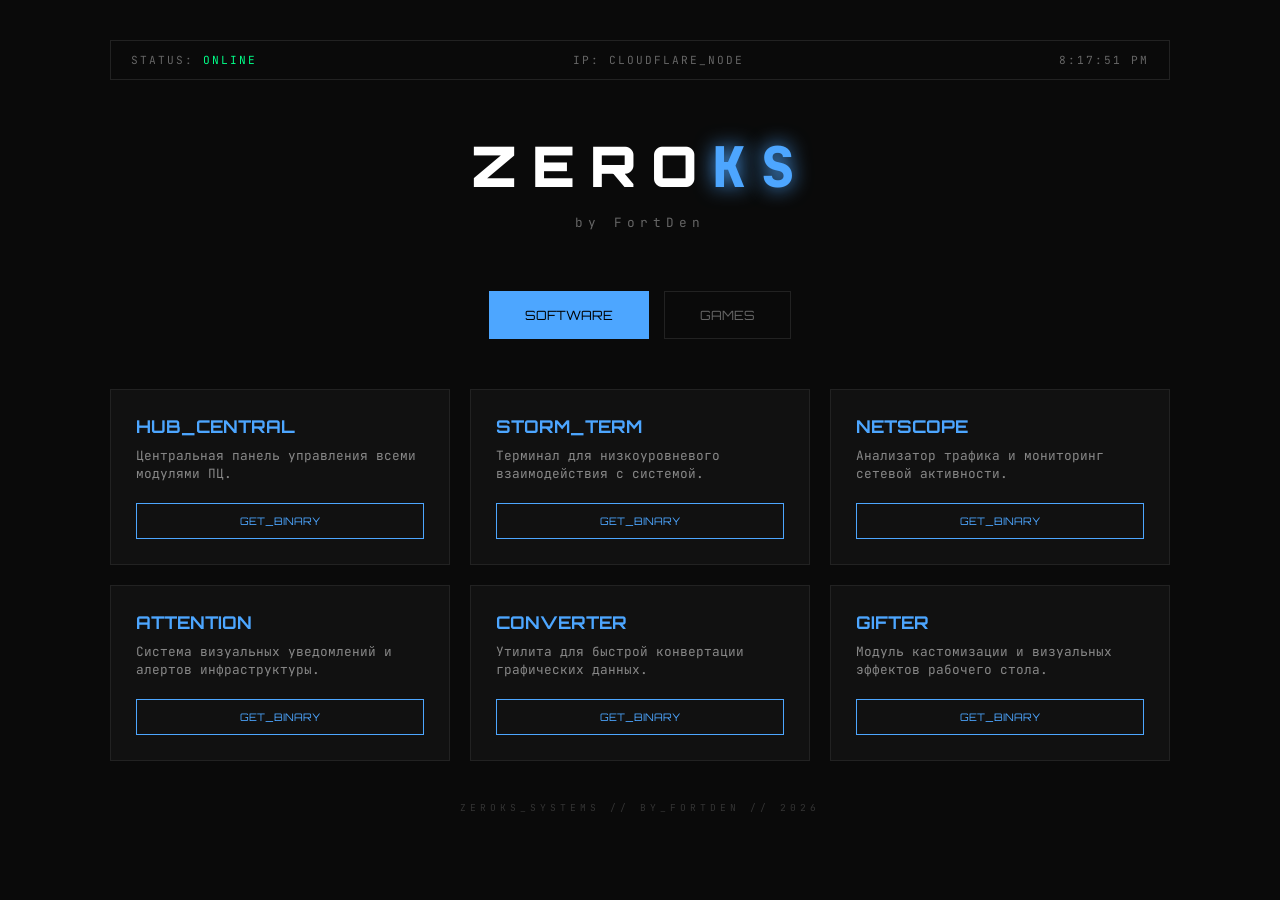
<file: index.html>
<!DOCTYPE html>
<html lang="ru">
<head>
    <meta charset="UTF-8">
    <meta name="viewport" content="width=device-width, initial-scale=1.0">
    <title>ZEROKS | Infrastructure by FortDen</title>
    <link rel="stylesheet" href="style.css">
    <link href="https://fonts.googleapis.com/css2?family=Orbitron:wght@400;700;900&family=JetBrains+Mono:wght@300;400&display=swap" rel="stylesheet">
</head>
<body>

<div class="container">
    <div class="top-bar">
        <div>STATUS: <span id="status-text">ONLINE</span></div>
        <div id="user-ip">LOADING_IP...</div>
        <div id="clock">00:00:00</div>
    </div>

    <header>
        <div class="logo-text">ZERO<span>KS</span></div>
        <div class="author-tag">by FortDen</div>
    </header>

    <nav>
        <button class="nav-btn active" id="btn-sw">SOFTWARE</button>
        <button class="nav-btn" id="btn-games">GAMES</button>
    </nav>

    <!-- Секция ПО -->
    <div id="sw" class="section active">
        <div class="grid">
            <div class="card">
                <h3>HUB_CENTRAL</h3>
                <p>Центральная панель управления всеми модулями ПЦ.</p>
                <a href="https://download1335.mediafire.com/vz331sa9olyg6QO9eDbKYldnPW0JFV_KXZjaxLzgdXvUAo-YkVkvUbTgGy_WSO2ytENurF9woYIVNPMXzF_YMZ2LgyDw0FqZMOm1u1kB3Zv5SpnQar68BYJedBy4dyFO4cDZmdEKqX6zmRDq_AG4HDdj_DZe2GME4v9aIZHbpTN8HRI/b0u1azfx3343869/ZEROKS_HUB.exe" class="btn-action">GET_BINARY</a>
            </div>
            <div class="card">
                <h3>STORM_TERM</h3>
                <p>Терминал для низкоуровневого взаимодействия с системой.</p>
                <a href="https://download1592.mediafire.com/o5s43nv1j9dgTlFciV-D5jiRlcdyUKs22kblaPv0lnrBN0Wva2PrdPPr_n3OnYwvnmbNZ1omJESGyJHqnj9jPpD3zORXazT3qZyDHA__ErIv3756beul7RAgYy8m7MpJkBhzZWWw5moGAQ42wVT0U_F2G7ZWh1uOmvozzKUJczWuB1w/k5cdd4ct1cdiwn1/ZEROKS_STORM.exe" class="btn-action">GET_BINARY</a>
            </div>
            <div class="card">
                <h3>NETSCOPE</h3>
                <p>Анализатор трафика и мониторинг сетевой активности.</p>
                <a href="https://download937.mediafire.com/fx4b2q4kybcg1lrJSuTAQebx5fvlU9SUYDpPY_XfZYhgi-jrtZVDG3wA3TR2JLX2Qbb3rpRTFMjA990ZGx3_nyqF7bFKn0e4v6H9fb2fCIjqguuu4_HfjBgBySMIe0WD4J0eJOJhFDHZBsliukh_ssTOYKsSd51WCKrM3TZoEd3v4H0/b1z01vjxvc94fdh/NetScope_ZEROKS.exe" class="btn-action">GET_BINARY</a>
            </div>
            <div class="card">
                <h3>ATTENTION</h3>
                <p>Система визуальных уведомлений и алертов инфраструктуры.</p>
                <a href="https://www.mediafire.com/file/jz6xkpuoa49xsde/ZEROKS_ATTENTION.exe/file" class="btn-action">GET_BINARY</a>
            </div>
            <div class="card">
                <h3>CONVERTER</h3>
                <p>Утилита для быстрой конвертации графических данных.</p>
                <a href="https://www.mediafire.com/file/9edc8j1t1c9vtue/converter.exe/file" class="btn-action">GET_BINARY</a>
            </div>
            <div class="card">
                <h3>GIFTER</h3>
                <p>Модуль кастомизации и визуальных эффектов рабочего стола.</p>
                <a href="https://download1529.mediafire.com/6fh7bl9d08hgViarb0Ls8A1tqEGjltc5gOQBS2p7SvRHR9N0URhfQS5TvvKeIuM8g-YfDvyFiXD3HPSG62FUYyFZIm2SJ3XYXGwNWU72ne1Y5uXdy3Olj9StbS7AkbefgNk4yKuqY4G9w7aVnlZLScoFUN2FgZgabwr7ryrei46s3Q/qz1yn1kbsfycde7/Zeroks_gifter.exe" class="btn-action">GET_BINARY</a>
            </div>
        </div>
    </div>

    <!-- Секция Игр -->
    <div id="games" class="section">
        <div class="grid">
            <div class="card">
                <div>
                    <div class="card-header">
                        <h3>SECTOR-ZERO</h3>
                        <span class="badge">RELEASE</span>
                    </div>
                    <p>Скоростной тактический шутер от первого лица. 7 видов вооружения (слоты 1–7), 4 класса оперативников (Ronin, Vanguard, Juggernaut, Phantom), Darksynth OST и 2 режима боя: Bunker Breach и Arena Overdrive.</p>
                </div>
                <div class="card-actions">
                    <a href="sector-zero.html" class="btn-action">OPEN_PAGE</a>
                    <a href="https://www.mediafire.com/file/4ofwzqksm82j32p/SECTOR-Zero_Setup_v4.2.exe/file" target="_blank" rel="noopener" class="btn-action btn-primary-action">GET_BINARY (.EXE)</a>
                </div>
            </div>
        </div>
    </div>

    <footer>
        ZEROKS_SYSTEMS // BY_FORTDEN // 2026
    </footer>
</div>

<script src="script.js"></script>
</body>
</html>
</file>
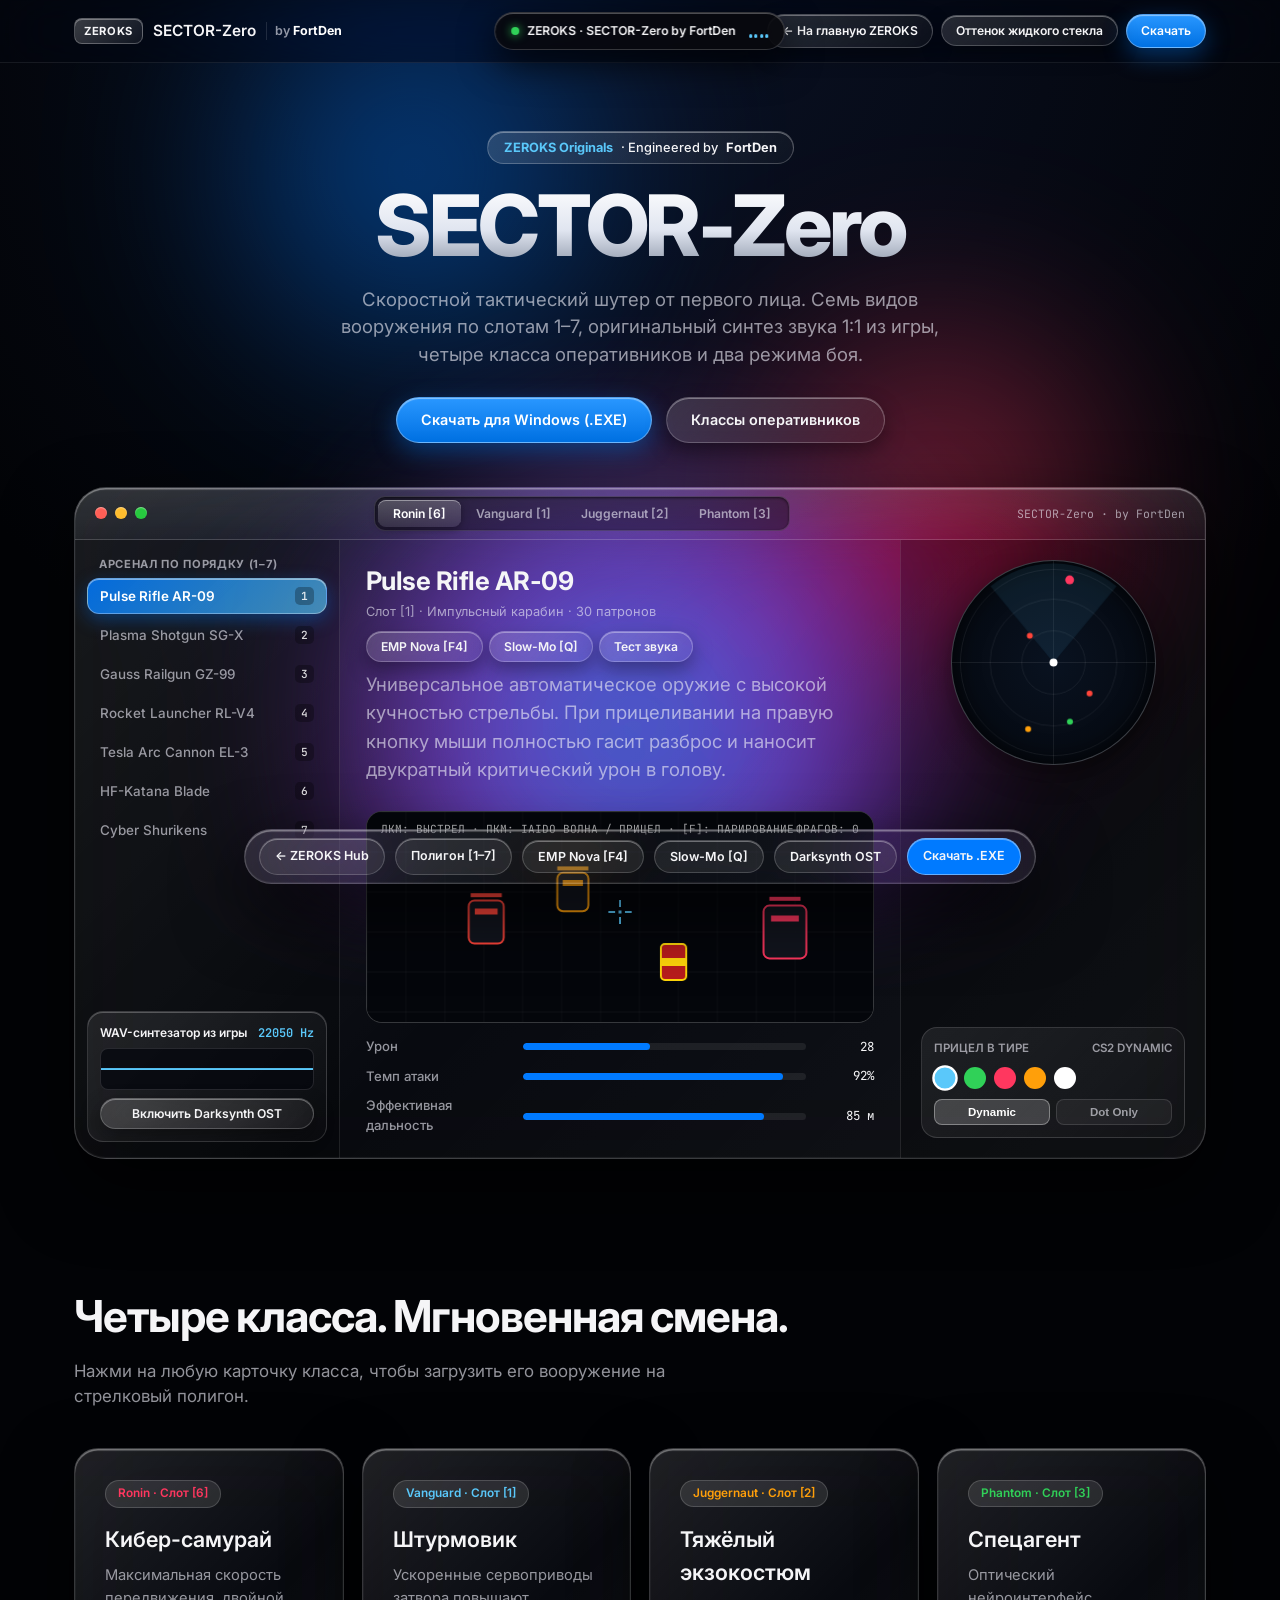
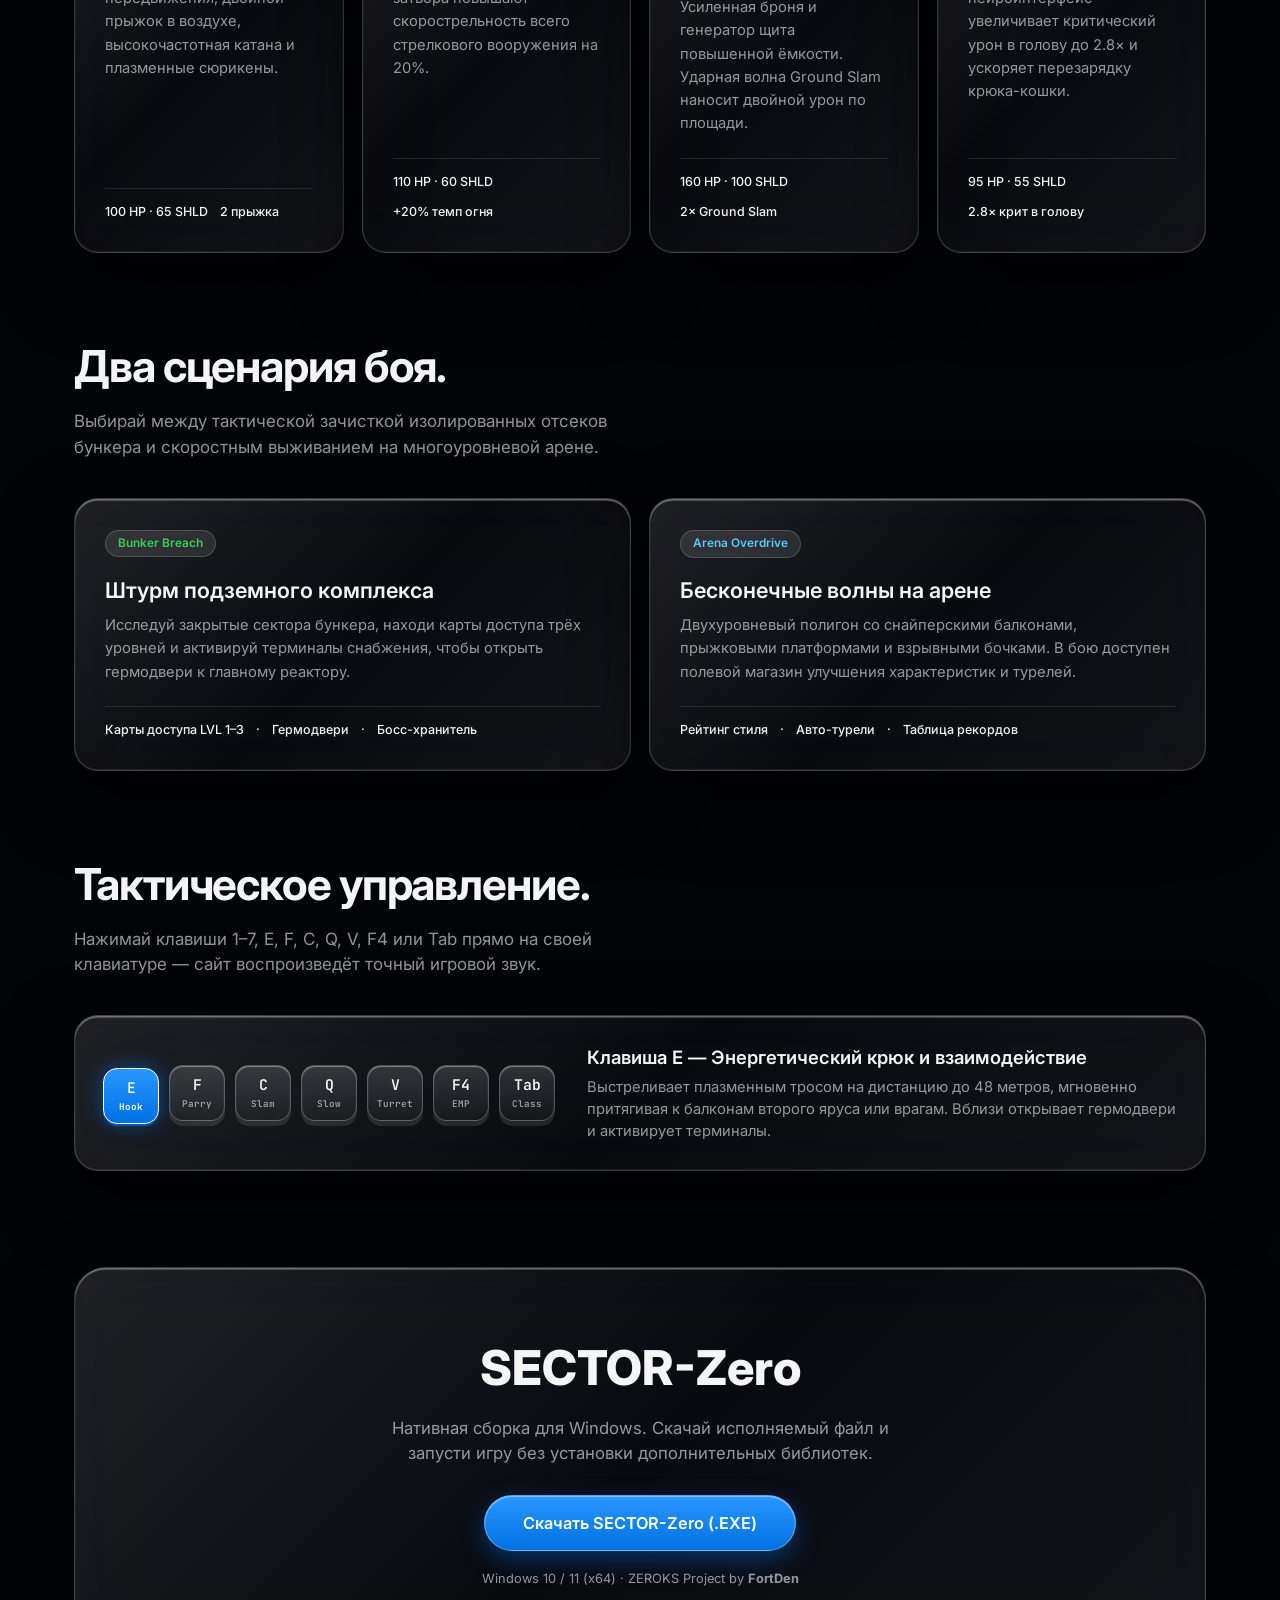
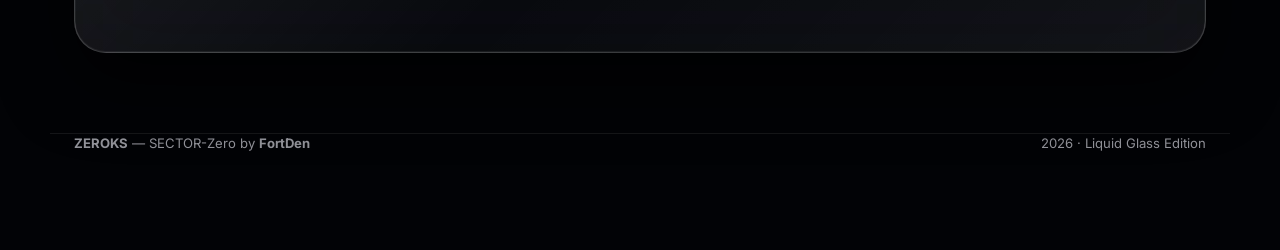
<file: sector-zero.html>
<!DOCTYPE html>
<html lang="ru">
<head>
  <meta charset="UTF-8">
  <meta name="viewport" content="width=device-width, initial-scale=1.0">
  <title>SECTOR-Zero — ZEROKS by FortDen</title>
  <link rel="preconnect" href="https://fonts.googleapis.com">
  <link rel="preconnect" href="https://fonts.gstatic.com" crossorigin>
  <link href="https://fonts.googleapis.com/css2?family=Inter:wght@400;500;600;700;800&family=JetBrains+Mono:wght@400;500;600&display=swap" rel="stylesheet">
  <style>
    :root {
      --bg-deep: #020306;
      --liquid-bg: linear-gradient(135deg, rgba(255,255,255,0.12) 0%, rgba(255,255,255,0.03) 50%, rgba(255,255,255,0.07) 100%);
      --liquid-border: rgba(255,255,255,0.18);
      --liquid-shadow: 0 28px 70px rgba(0,0,0,0.75), inset 0 1.5px 1px rgba(255,255,255,0.4), inset 0 -1px 1px rgba(255,255,255,0.08);
      --text-primary: #f5f5f7;
      --text-secondary: rgba(235,235,245,0.62);
      --accent-blue: #007aff;
      --accent-cyan: #5ac8fa;
      --accent-green: #30d158;
      --accent-orange: #ff9f0a;
      --accent-pink: #ff375f;
      --accent-purple: #bf5af2;
      --radius-xl: 32px;
      --radius-lg: 24px;
    }
    * { box-sizing: border-box; margin: 0; padding: 0; -webkit-font-smoothing: antialiased; scroll-behavior: smooth; user-select: none; }
    body {
      background-color: var(--bg-deep);
      color: var(--text-primary);
      font-family: -apple-system, BlinkMacSystemFont, 'SF Pro Display', 'Inter', sans-serif;
      line-height: 1.5;
      overflow-x: hidden;
      padding-bottom: 96px;
    }
    .liquid-canvas-bg {
      position: fixed; inset: 0; z-index: -2; overflow: hidden; pointer-events: none;
      background: radial-gradient(circle at 50% 0%, #0a1124 0%, #020306 75%);
    }
    .fluid-blob {
      position: absolute; border-radius: 50%; filter: blur(85px); opacity: 0.55;
      animation: floatBlob 18s infinite alternate ease-in-out; transition: background 0.6s ease;
    }
    .blob-1 { width: 520px; height: 520px; background: radial-gradient(circle, #007aff 0%, transparent 70%); top: -10%; left: 12%; }
    .blob-2 { width: 480px; height: 480px; background: radial-gradient(circle, #ff375f 0%, transparent 70%); top: 28%; right: 8%; animation-delay: -6s; }
    .blob-3 { width: 550px; height: 550px; background: radial-gradient(circle, #5ac8fa 0%, #bf5af2 60%, transparent 75%); bottom: -12%; left: 28%; animation-delay: -11s; }
    @keyframes floatBlob {
      0% { transform: translate(0, 0) scale(1); }
      50% { transform: translate(60px, -40px) scale(1.12); }
      100% { transform: translate(-50px, 50px) scale(0.92); }
    }
    .container { max-width: 1180px; margin: 0 auto; padding: 0 24px; }
    .liquid-glass {
      background: var(--liquid-bg);
      backdrop-filter: blur(44px) saturate(210%);
      -webkit-backdrop-filter: blur(44px) saturate(210%);
      border: 1px solid var(--liquid-border);
      box-shadow: var(--liquid-shadow);
      position: relative;
    }
    /* iPhone Dynamic Island */
    .dynamic-island-wrap { position: fixed; top: 12px; left: 50%; transform: translateX(-50%); z-index: 200; }
    .dynamic-island {
      background: rgba(8,8,12,0.88); backdrop-filter: blur(28px) saturate(200%);
      border: 1px solid rgba(255,255,255,0.18);
      box-shadow: 0 14px 36px rgba(0,0,0,0.75), inset 0 1px 0.5px rgba(255,255,255,0.28);
      border-radius: 999px; height: 38px; min-width: 260px; padding: 0 16px;
      display: flex; align-items: center; justify-content: space-between; gap: 14px;
      transition: all 0.38s cubic-bezier(0.22, 1, 0.36, 1); cursor: pointer;
    }
    .dynamic-island.expanded {
      height: 46px; min-width: 350px; padding: 0 20px;
      border-color: rgba(90,200,250,0.55);
      box-shadow: 0 16px 44px rgba(0,122,255,0.3), inset 0 1px 1px rgba(255,255,255,0.4);
    }
    .island-left { display: flex; align-items: center; gap: 8px; font-size: 0.76rem; font-weight: 600; white-space: nowrap; }
    .island-dot { width: 8px; height: 8px; border-radius: 50%; background: var(--accent-green); box-shadow: 0 0 10px var(--accent-green); }
    .island-eq { display: flex; align-items: flex-end; gap: 2.5px; height: 14px; }
    .eq-bar { width: 3px; height: 4px; background: var(--accent-cyan); border-radius: 2px; transition: height 0.08s ease; }
    /* Header */
    header {
      position: sticky; top: 0; z-index: 100;
      background: rgba(4,6,12,0.52); backdrop-filter: blur(32px) saturate(190%);
      border-bottom: 1px solid rgba(255,255,255,0.08);
    }
    .nav-bar { height: 62px; display: flex; align-items: center; justify-content: space-between; }
    .brand { display: flex; align-items: center; gap: 10px; text-decoration: none; color: var(--text-primary); font-weight: 600; font-size: 0.96rem; }
    .brand-tag {
      font-size: 0.7rem; font-weight: 700; letter-spacing: 0.06em; padding: 4px 9px; border-radius: 8px;
      background: linear-gradient(135deg, rgba(255,255,255,0.22), rgba(255,255,255,0.06));
      border: 1px solid rgba(255,255,255,0.24); box-shadow: inset 0 1px 0 rgba(255,255,255,0.35);
    }
    .author-badge { font-size: 0.78rem; color: var(--text-secondary); padding-left: 8px; border-left: 1px solid rgba(255,255,255,0.12); }
    .author-badge strong { color: #ffffff; }
    .nav-right { display: flex; align-items: center; gap: 8px; }
    .btn {
      display: inline-flex; align-items: center; justify-content: center; gap: 8px;
      font-size: 0.9rem; font-weight: 600; padding: 11px 24px; border-radius: 999px;
      text-decoration: none; cursor: pointer; transition: all 0.25s cubic-bezier(0.22, 1, 0.36, 1); font-family: inherit;
    }
    .btn-sm { font-size: 0.76rem; padding: 7px 14px; }
    .btn-primary {
      background: linear-gradient(180deg, #2997ff 0%, #0071e3 100%); color: #ffffff;
      border: 1px solid rgba(255,255,255,0.32);
      box-shadow: 0 8px 24px rgba(0,113,227,0.42), inset 0 1px 1px rgba(255,255,255,0.45);
    }
    .btn-primary:hover { transform: translateY(-2px) scale(1.02); box-shadow: 0 12px 32px rgba(0,122,255,0.6); }
    .btn-glass {
      background: linear-gradient(135deg, rgba(255,255,255,0.14) 0%, rgba(255,255,255,0.04) 100%);
      backdrop-filter: blur(20px); color: var(--text-primary); border: 1px solid rgba(255,255,255,0.2);
      box-shadow: inset 0 1px 0.5px rgba(255,255,255,0.35), 0 8px 20px rgba(0,0,0,0.35);
    }
    .btn-glass:hover { background: linear-gradient(135deg, rgba(255,255,255,0.22) 0%, rgba(255,255,255,0.08) 100%); border-color: rgba(255,255,255,0.38); }
    .btn-glass.active-mode { background: linear-gradient(135deg, rgba(90,200,250,0.32), rgba(0,122,255,0.18)); border-color: var(--accent-cyan); color: #fff; }
    /* Hero */
    .hero { padding: 68px 0 44px; text-align: center; }
    .hero-pill {
      display: inline-flex; align-items: center; gap: 8px; padding: 6px 16px; border-radius: 999px;
      background: linear-gradient(135deg, rgba(255,255,255,0.14), rgba(255,255,255,0.03));
      border: 1px solid rgba(255,255,255,0.22); box-shadow: inset 0 1px 0 rgba(255,255,255,0.35);
      font-size: 0.8rem; font-weight: 500; margin-bottom: 18px;
    }
    .hero-pill span { color: var(--accent-cyan); font-weight: 700; }
    .hero h1 {
      font-size: clamp(3.1rem, 6.8vw, 5.3rem); font-weight: 800; letter-spacing: -0.04em; line-height: 1.03;
      background: linear-gradient(180deg, #ffffff 0%, #e0e5f0 55%, #8a94a6 100%);
      -webkit-background-clip: text; -webkit-text-fill-color: transparent; margin-bottom: 16px;
    }
    .hero p { font-size: 1.16rem; color: var(--text-secondary); max-width: 660px; margin: 0 auto 28px; }
    .hero-actions { display: flex; gap: 14px; justify-content: center; align-items: center; flex-wrap: wrap; }
    /* macOS Window */
    .mac-window { margin-top: 44px; border-radius: var(--radius-xl); overflow: hidden; text-align: left; }
    .mac-titlebar {
      height: 52px; background: linear-gradient(180deg, rgba(255,255,255,0.08) 0%, rgba(255,255,255,0.02) 100%);
      border-bottom: 1px solid rgba(255,255,255,0.12); display: flex; align-items: center; justify-content: space-between; padding: 0 20px;
    }
    .traffic-lights { display: flex; gap: 8px; }
    .light { width: 12px; height: 12px; border-radius: 50%; box-shadow: inset 0 1px 1px rgba(255,255,255,0.4); }
    .light.red { background: #ff5f56; } .light.yellow { background: #ffbd2e; } .light.green { background: #27c93f; }
    .segmented-tabs {
      display: flex; background: rgba(0,0,0,0.38); padding: 3px; border-radius: 11px;
      border: 1px solid rgba(255,255,255,0.12); box-shadow: inset 0 1px 3px rgba(0,0,0,0.6);
    }
    .seg-btn {
      background: transparent; border: none; color: var(--text-secondary); font-family: inherit;
      font-size: 0.76rem; font-weight: 600; padding: 6px 15px; border-radius: 8px; cursor: pointer; transition: all 0.2s ease;
    }
    .seg-btn.active {
      background: linear-gradient(180deg, rgba(255,255,255,0.22) 0%, rgba(255,255,255,0.1) 100%);
      color: #ffffff; box-shadow: 0 2px 8px rgba(0,0,0,0.35), inset 0 1px 0.5px rgba(255,255,255,0.4);
    }
    .window-meta { font-family: 'JetBrains Mono', monospace; font-size: 0.72rem; color: var(--text-secondary); }
    .mac-body { display: grid; grid-template-columns: 265px 1fr 305px; min-height: 520px; }
    .mac-sidebar {
      background: rgba(0,0,0,0.22); border-right: 1px solid rgba(255,255,255,0.1);
      padding: 16px 12px; display: flex; flex-direction: column; justify-content: space-between; gap: 12px;
    }
    .sidebar-group-title { font-size: 0.7rem; font-weight: 700; color: var(--text-secondary); text-transform: uppercase; letter-spacing: 0.06em; padding: 0 12px; margin-bottom: 6px; }
    .weapon-list { display: flex; flex-direction: column; gap: 3px; }
    .w-item {
      background: transparent; border: 1px solid transparent; color: var(--text-secondary);
      padding: 8px 12px; border-radius: 12px; font-family: inherit; font-size: 0.84rem; font-weight: 500;
      text-align: left; cursor: pointer; display: flex; justify-content: space-between; align-items: center; transition: all 0.18s ease;
    }
    .w-item:hover { background: rgba(255,255,255,0.07); color: var(--text-primary); }
    .w-item.active {
      background: linear-gradient(135deg, rgba(0,122,255,0.85) 0%, rgba(90,200,250,0.65) 100%);
      border-color: rgba(255,255,255,0.35); box-shadow: 0 6px 18px rgba(0,122,255,0.35), inset 0 1px 0.5px rgba(255,255,255,0.45);
      color: #ffffff; font-weight: 600;
    }
    .w-key { font-family: 'JetBrains Mono', monospace; font-size: 0.7rem; padding: 2px 6px; border-radius: 5px; background: rgba(0,0,0,0.28); color: rgba(255,255,255,0.85); }
    .audio-player-card {
      background: linear-gradient(135deg, rgba(255,255,255,0.09), rgba(255,255,255,0.02));
      border: 1px solid rgba(255,255,255,0.14); box-shadow: inset 0 1px 0 rgba(255,255,255,0.25);
      border-radius: 16px; padding: 12px;
    }
    .audio-player-card .track-name { font-size: 0.75rem; font-weight: 600; display: flex; justify-content: space-between; margin-bottom: 6px; }
    #wave-scope-canvas { width: 100%; height: 42px; background: rgba(4,7,14,0.75); border: 1px solid rgba(255,255,255,0.12); border-radius: 8px; display: block; margin-bottom: 8px; }
    .mac-content { padding: 22px 26px; display: flex; flex-direction: column; justify-content: space-between; }
    .w-header-top { display: flex; justify-content: space-between; align-items: flex-start; gap: 10px; margin-bottom: 8px; flex-wrap: wrap; }
    .w-title { font-size: 1.6rem; font-weight: 700; letter-spacing: -0.02em; }
    .w-subtitle { font-size: 0.8rem; color: var(--text-secondary); margin-top: 2px; }
    .w-description { font-size: 0.88rem; color: var(--text-secondary); line-height: 1.52; margin-bottom: 12px; }
    .range-container {
      position: relative; border-radius: 16px; overflow: hidden;
      border: 1px solid rgba(255,255,255,0.2); box-shadow: inset 0 0 30px rgba(0,0,0,0.85);
      background: #04060b; margin-bottom: 14px;
    }
    .range-hud {
      position: absolute; top: 9px; left: 14px; right: 14px; display: flex; justify-content: space-between;
      pointer-events: none; font-family: 'JetBrains Mono', monospace; font-size: 0.7rem; color: rgba(255,255,255,0.72);
    }
    #firing-range-canvas { width: 100%; height: 210px; display: block; cursor: none; }
    .specs-list { display: grid; gap: 10px; }
    .spec-row { display: grid; grid-template-columns: 145px 1fr 56px; align-items: center; gap: 12px; font-size: 0.82rem; }
    .spec-label { color: var(--text-secondary); font-weight: 500; }
    .spec-track { height: 7px; background: rgba(255,255,255,0.08); border-radius: 99px; overflow: hidden; }
    .spec-fill { height: 100%; background: var(--accent-blue); border-radius: 99px; transition: width 0.35s cubic-bezier(0.22, 1, 0.36, 1), background-color 0.25s ease; }
    .spec-val { font-family: 'JetBrains Mono', monospace; font-size: 0.78rem; text-align: right; }
    .mac-radar-pane {
      background: rgba(0,0,0,0.22); border-left: 1px solid rgba(255,255,255,0.1);
      padding: 20px; display: flex; flex-direction: column; align-items: center; justify-content: space-between;
    }
    #radar-canvas {
      width: 205px; height: 205px; border-radius: 50%;
      background: radial-gradient(circle, #091220 0%, #04070d 100%);
      border: 1px solid rgba(255,255,255,0.22); cursor: pointer;
      box-shadow: inset 0 0 24px rgba(0,0,0,0.85), 0 10px 28px rgba(0,0,0,0.45);
    }
    .crosshair-tuner {
      width: 100%; background: linear-gradient(135deg, rgba(255,255,255,0.08), rgba(255,255,255,0.02));
      border: 1px solid rgba(255,255,255,0.14); border-radius: 16px; padding: 12px;
    }
    .tuner-title { font-size: 0.72rem; font-weight: 600; color: var(--text-secondary); text-transform: uppercase; margin-bottom: 10px; display: flex; justify-content: space-between; }
    .color-dots { display: flex; gap: 8px; margin-bottom: 10px; }
    .c-dot { width: 22px; height: 22px; border-radius: 50%; border: 2px solid transparent; cursor: pointer; transition: transform 0.15s; }
    .c-dot.active { border-color: #ffffff; transform: scale(1.16); }
    .ch-style-btns { display: grid; grid-template-columns: 1fr 1fr; gap: 6px; }
    .ch-btn { background: rgba(255,255,255,0.06); border: 1px solid rgba(255,255,255,0.12); color: var(--text-secondary); font-size: 0.72rem; font-weight: 600; padding: 6px 8px; border-radius: 8px; cursor: pointer; }
    .ch-btn.active { background: rgba(255,255,255,0.18); color: #ffffff; border-color: rgba(255,255,255,0.35); }
    /* Sections & Bento */
    section { padding: 80px 0; }
    .section-head { margin-bottom: 38px; }
    .section-head h2 { font-size: clamp(2rem, 4vw, 2.75rem); font-weight: 700; letter-spacing: -0.025em; margin-bottom: 10px; }
    .section-head p { font-size: 1.06rem; color: var(--text-secondary); max-width: 600px; }
    .bento-grid { display: grid; grid-template-columns: repeat(12, 1fr); gap: 18px; }
    .bento-card {
      border-radius: var(--radius-lg); padding: 30px; display: flex; flex-direction: column; justify-content: space-between;
      overflow: hidden; cursor: pointer; transition: transform 0.25s cubic-bezier(0.22, 1, 0.36, 1), border-color 0.25s ease;
    }
    .bento-card::before {
      content: ""; position: absolute; inset: 0;
      background: radial-gradient(450px circle at var(--mx, 50%) var(--my, 50%), rgba(255,255,255,0.12), transparent 45%);
      opacity: 0; transition: opacity 0.3s; pointer-events: none;
    }
    .bento-card:hover::before { opacity: 1; }
    .bento-card:hover { border-color: rgba(255,255,255,0.32); transform: translateY(-4px); }
    .col-6 { grid-column: span 6; } .col-4 { grid-column: span 4; } .col-3 { grid-column: span 3; }
    .card-pill {
      display: inline-block; font-size: 0.74rem; font-weight: 600; padding: 4px 12px; border-radius: 99px;
      background: rgba(255,255,255,0.1); border: 1px solid rgba(255,255,255,0.16); margin-bottom: 16px; width: fit-content;
    }
    .bento-card h3 { font-size: 1.35rem; font-weight: 600; margin-bottom: 8px; }
    .bento-card p { color: var(--text-secondary); font-size: 0.92rem; line-height: 1.58; }
    .bento-meta { margin-top: 22px; padding-top: 14px; border-top: 1px solid rgba(255,255,255,0.1); display: flex; gap: 12px; flex-wrap: wrap; font-size: 0.78rem; font-weight: 500; }
    .kbd-showcase { margin-top: 24px; border-radius: var(--radius-lg); padding: 28px; display: grid; grid-template-columns: auto 1fr; gap: 32px; align-items: center; }
    .kbd-keys { display: flex; gap: 10px; flex-wrap: wrap; }
    .mac-key {
      width: 56px; height: 56px; border-radius: 14px;
      background: linear-gradient(180deg, rgba(255,255,255,0.14) 0%, rgba(255,255,255,0.04) 100%);
      border: 1px solid rgba(255,255,255,0.24); box-shadow: 0 5px 0 rgba(255,255,255,0.1), inset 0 1px 1px rgba(255,255,255,0.4);
      display: flex; flex-direction: column; align-items: center; justify-content: center;
      cursor: pointer; transition: all 0.12s ease; font-family: 'JetBrains Mono', monospace; font-weight: 600; font-size: 0.92rem;
    }
    .mac-key span { font-size: 0.58rem; color: var(--text-secondary); margin-top: 2px; }
    .mac-key:hover, .mac-key.active {
      background: linear-gradient(180deg, #2997ff 0%, #0071e3 100%); border-color: #ffffff;
      transform: translateY(3px); box-shadow: 0 2px 0 rgba(0,113,227,0.6), 0 0 20px rgba(0,122,255,0.5);
    }
    .mac-key:hover span, .mac-key.active span { color: #ffffff; }
    .kbd-info h4 { font-size: 1.15rem; font-weight: 600; margin-bottom: 4px; }
    .kbd-info p { font-size: 0.92rem; color: var(--text-secondary); }
    .download-banner { border-radius: var(--radius-xl); padding: 64px 32px; text-align: center; }
    .download-banner h2 { font-size: clamp(2.1rem, 4vw, 3rem); font-weight: 800; margin-bottom: 12px; }
    .download-banner p { color: var(--text-secondary); font-size: 1.05rem; max-width: 520px; margin: 0 auto 28px; }
    .sys-notes { margin-top: 18px; font-size: 0.8rem; color: var(--text-secondary); }
    .floating-dock-wrap { position: fixed; bottom: 16px; left: 50%; transform: translateX(-50%); z-index: 180; }
    .floating-dock { padding: 8px 14px; border-radius: 999px; display: flex; align-items: center; gap: 10px; }
    .dock-btn {
      background: rgba(255,255,255,0.08); border: 1px solid rgba(255,255,255,0.18);
      box-shadow: inset 0 1px 0.5px rgba(255,255,255,0.35); color: var(--text-primary);
      padding: 8px 15px; border-radius: 999px; font-family: inherit; font-size: 0.78rem; font-weight: 600;
      cursor: pointer; text-decoration: none; transition: all 0.2s ease; white-space: nowrap;
    }
    .dock-btn:hover { background: rgba(255,255,255,0.2); transform: translateY(-4px) scale(1.06); }
    footer { padding: 36px 0; border-top: 1px solid rgba(255,255,255,0.08); font-size: 0.82rem; color: var(--text-secondary); display: flex; justify-content: space-between; align-items: center; }
    @media (max-width: 960px) {
      .mac-body, .kbd-showcase { grid-template-columns: 1fr; }
      .col-6, .col-4, .col-3 { grid-column: span 12; }
      .floating-dock-wrap { display: none; }
    }
  </style>
</head>
<body>

  <div class="liquid-canvas-bg">
    <div class="fluid-blob blob-1" id="blob-1"></div>
    <div class="fluid-blob blob-2" id="blob-2"></div>
    <div class="fluid-blob blob-3" id="blob-3"></div>
  </div>

  <!-- iPhone Dynamic Island -->
  <div class="dynamic-island-wrap">
    <div class="dynamic-island" id="dynamic-island" onclick="toggleOST()">
      <div class="island-left">
        <span class="island-dot" id="island-dot"></span>
        <span id="island-text">ZEROKS · SECTOR-Zero by FortDen</span>
      </div>
      <div class="island-eq" id="island-eq">
        <span class="eq-bar"></span><span class="eq-bar"></span><span class="eq-bar"></span><span class="eq-bar"></span>
      </div>
    </div>
  </div>

  <header>
    <div class="container nav-bar">
      <a href="index.html" class="brand">
        <span class="brand-tag">ZEROKS</span>
        <span>SECTOR-Zero</span>
        <span class="author-badge">by <strong>FortDen</strong></span>
      </a>
      <div class="nav-right">
        <a href="index.html" class="btn btn-glass btn-sm">← На главную ZEROKS</a>
        <button class="btn btn-glass btn-sm" onclick="cycleGlassTheme()">Оттенок жидкого стекла</button>
        <a href="https://www.mediafire.com/file/4ofwzqksm82j32p/SECTOR-Zero_Setup_v4.2.exe/file" target="_blank" rel="noopener" class="btn btn-primary btn-sm js-download-link">Скачать</a>
      </div>
    </div>
  </header>

  <main class="container">
    <section class="hero" id="overview">
      <div class="hero-pill">
        <span>ZEROKS Originals</span> · Engineered by <strong>FortDen</strong>
      </div>
      <h1>SECTOR-Zero</h1>
      <p>
        Скоростной тактический шутер от первого лица. Семь видов вооружения по слотам 1–7, оригинальный синтез звука 1:1 из игры, четыре класса оперативников и два режима боя.
      </p>
      <div class="hero-actions">
        <a href="https://www.mediafire.com/file/4ofwzqksm82j32p/SECTOR-Zero_Setup_v4.2.exe/file" target="_blank" rel="noopener" class="btn btn-primary js-download-link">Скачать для Windows (.EXE)</a>
        <a href="#classes" class="btn btn-glass">Классы оперативников</a>
      </div>

      <!-- Главное окно macOS Liquid Glass -->
      <div class="mac-window liquid-glass" id="mac-window">
        <div class="mac-titlebar">
          <div class="traffic-lights">
            <span class="light red"></span><span class="light yellow"></span><span class="light green"></span>
          </div>
          <div class="segmented-tabs">
            <button class="seg-btn active" onclick="switchPresetClass(0)">Ronin [6]</button>
            <button class="seg-btn" onclick="switchPresetClass(1)">Vanguard [1]</button>
            <button class="seg-btn" onclick="switchPresetClass(2)">Juggernaut [2]</button>
            <button class="seg-btn" onclick="switchPresetClass(3)">Phantom [3]</button>
          </div>
          <div class="window-meta">SECTOR-Zero · by FortDen</div>
        </div>

        <div class="mac-body">
          <!-- Левая панель: Оружие строго 1 -> 7 + Осциллограф -->
          <div class="mac-sidebar">
            <div>
              <div class="sidebar-group-title">Арсенал по порядку (1–7)</div>
              <div class="weapon-list">
                <button class="w-item active" onclick="selectWeapon(0)"><span>Pulse Rifle AR-09</span><span class="w-key">1</span></button>
                <button class="w-item" onclick="selectWeapon(1)"><span>Plasma Shotgun SG-X</span><span class="w-key">2</span></button>
                <button class="w-item" onclick="selectWeapon(2)"><span>Gauss Railgun GZ-99</span><span class="w-key">3</span></button>
                <button class="w-item" onclick="selectWeapon(3)"><span>Rocket Launcher RL-V4</span><span class="w-key">4</span></button>
                <button class="w-item" onclick="selectWeapon(4)"><span>Tesla Arc Cannon EL-3</span><span class="w-key">5</span></button>
                <button class="w-item" onclick="selectWeapon(5)"><span>HF-Katana Blade</span><span class="w-key">6</span></button>
                <button class="w-item" onclick="selectWeapon(6)"><span>Cyber Shurikens</span><span class="w-key">7</span></button>
              </div>
            </div>

            <div class="audio-player-card">
              <div class="track-name">
                <span>WAV-синтезатор из игры</span>
                <span style="color:var(--accent-cyan);font-family:'JetBrains Mono',monospace;">22050 Hz</span>
              </div>
              <canvas id="wave-scope-canvas" width="215" height="42"></canvas>
              <button id="ost-btn" class="btn btn-glass btn-sm" style="width:100%;" onclick="toggleOST()">Включить Darksynth OST</button>
            </div>
          </div>

          <!-- Центральная панель: Живой полигон -->
          <div class="mac-content">
            <div>
              <div class="w-header-top">
                <div>
                  <div id="w-title" class="w-title">Pulse Rifle AR-09</div>
                  <div id="w-sub" class="w-subtitle">Слот [1] · Импульсный карабин · 30 патронов</div>
                </div>
                <div style="display:flex;gap:6px;flex-wrap:wrap;">
                  <button class="btn btn-glass btn-sm" onclick="triggerEmpNovaRange()">EMP Nova [F4]</button>
                  <button id="slowmo-btn" class="btn btn-glass btn-sm" onclick="toggleRangeSlowMo()">Slow-Mo [Q]</button>
                  <button class="btn btn-glass btn-sm" onclick="triggerRangeShot(260, 100, false)">Тест звука</button>
                </div>
              </div>
              <p id="w-desc" class="w-description">
                Универсальное автоматическое оружие с высокой кучностью стрельбы. При прицеливании на правую кнопку мыши полностью гасит разброс и наносит двукратный критический урон в голову.
              </p>

              <div class="range-container">
                <div class="range-hud">
                  <span>ЛКМ: ВЫСТРЕЛ · ПКМ: IAIDO ВОЛНА / ПРИЦЕЛ · [F]: ПАРИРОВАНИЕ</span>
                  <span id="range-score">ФРАГОВ: 0</span>
                </div>
                <canvas id="firing-range-canvas" width="520" height="210"></canvas>
              </div>
            </div>

            <div class="specs-list">
              <div class="spec-row">
                <span class="spec-label">Урон</span>
                <div class="spec-track"><div id="bar-dmg" class="spec-fill" style="width:45%;background-color:#007aff;"></div></div>
                <span id="val-dmg" class="spec-val">28</span>
              </div>
              <div class="spec-row">
                <span class="spec-label">Темп атаки</span>
                <div class="spec-track"><div id="bar-rof" class="spec-fill" style="width:92%;background-color:#007aff;"></div></div>
                <span id="val-rof" class="spec-val">92%</span>
              </div>
              <div class="spec-row">
                <span class="spec-label">Эффективная дальность</span>
                <div class="spec-track"><div id="bar-rng" class="spec-fill" style="width:85%;background-color:#007aff;"></div></div>
                <span id="val-rng" class="spec-val">85 м</span>
              </div>
            </div>
          </div>

          <!-- Правая панель: Радар и кастомизация прицела -->
          <div class="mac-radar-pane">
            <canvas id="radar-canvas" width="205" height="205"></canvas>
            <div class="crosshair-tuner">
              <div class="tuner-title">
                <span>Прицел в тире</span>
                <span id="ch-mode-label">CS2 Dynamic</span>
              </div>
              <div class="color-dots">
                <span class="c-dot active" style="background:#5ac8fa;" onclick="setCrosshairColor('#5ac8fa', this)"></span>
                <span class="c-dot" style="background:#30d158;" onclick="setCrosshairColor('#30d158', this)"></span>
                <span class="c-dot" style="background:#ff375f;" onclick="setCrosshairColor('#ff375f', this)"></span>
                <span class="c-dot" style="background:#ff9f0a;" onclick="setCrosshairColor('#ff9f0a', this)"></span>
                <span class="c-dot" style="background:#ffffff;" onclick="setCrosshairColor('#ffffff', this)"></span>
              </div>
              <div class="ch-style-btns">
                <button class="ch-btn active" onclick="setCrosshairStyle(0, 'Dynamic', this)">Dynamic</button>
                <button class="ch-btn" onclick="setCrosshairStyle(1, 'Dot Only', this)">Dot Only</button>
              </div>
            </div>
          </div>
        </div>
      </div>
    </section>

    <!-- Классы оперативников -->
    <section id="classes">
      <div class="section-head">
        <h2>Четыре класса. Мгновенная смена.</h2>
        <p>Нажми на любую карточку класса, чтобы загрузить его вооружение на стрелковый полигон.</p>
      </div>
      <div class="bento-grid">
        <div class="bento-card liquid-glass col-3" onclick="switchPresetClass(0)">
          <div>
            <span class="card-pill" style="color:var(--accent-pink);">Ronin · Слот [6]</span>
            <h3>Кибер-самурай</h3>
            <p>Максимальная скорость передвижения, двойной прыжок в воздухе, высокочастотная катана и плазменные сюрикены.</p>
          </div>
          <div class="bento-meta"><span>100 HP · 65 SHLD</span><span>2 прыжка</span></div>
        </div>
        <div class="bento-card liquid-glass col-3" onclick="switchPresetClass(1)">
          <div>
            <span class="card-pill" style="color:var(--accent-cyan);">Vanguard · Слот [1]</span>
            <h3>Штурмовик</h3>
            <p>Ускоренные сервоприводы затвора повышают скорострельность всего стрелкового вооружения на 20%.</p>
          </div>
          <div class="bento-meta"><span>110 HP · 60 SHLD</span><span>+20% темп огня</span></div>
        </div>
        <div class="bento-card liquid-glass col-3" onclick="switchPresetClass(2)">
          <div>
            <span class="card-pill" style="color:var(--accent-orange);">Juggernaut · Слот [2]</span>
            <h3>Тяжёлый экзокостюм</h3>
            <p>Усиленная броня и генератор щита повышенной ёмкости. Ударная волна Ground Slam наносит двойной урон по площади.</p>
          </div>
          <div class="bento-meta"><span>160 HP · 100 SHLD</span><span>2× Ground Slam</span></div>
        </div>
        <div class="bento-card liquid-glass col-3" onclick="switchPresetClass(3)">
          <div>
            <span class="card-pill" style="color:var(--accent-green);">Phantom · Слот [3]</span>
            <h3>Спецагент</h3>
            <p>Оптический нейроинтерфейс увеличивает критический урон в голову до 2.8× и ускоряет перезарядку крюка-кошки.</p>
          </div>
          <div class="bento-meta"><span>95 HP · 55 SHLD</span><span>2.8× крит в голову</span></div>
        </div>
      </div>
    </section>

    <!-- Режимы -->
    <section id="modes" style="padding-top:0;">
      <div class="section-head">
        <h2>Два сценария боя.</h2>
        <p>Выбирай между тактической зачисткой изолированных отсеков бункера и скоростным выживанием на многоуровневой арене.</p>
      </div>
      <div class="bento-grid">
        <div class="bento-card liquid-glass col-6">
          <div>
            <span class="card-pill" style="color:var(--accent-green);">Bunker Breach</span>
            <h3>Штурм подземного комплекса</h3>
            <p>Исследуй закрытые сектора бункера, находи карты доступа трёх уровней и активируй терминалы снабжения, чтобы открыть гермодвери к главному реактору.</p>
          </div>
          <div class="bento-meta"><span>Карты доступа LVL 1–3</span><span>·</span><span>Гермодвери</span><span>·</span><span>Босс-хранитель</span></div>
        </div>
        <div class="bento-card liquid-glass col-6">
          <div>
            <span class="card-pill" style="color:var(--accent-cyan);">Arena Overdrive</span>
            <h3>Бесконечные волны на арене</h3>
            <p>Двухуровневый полигон со снайперскими балконами, прыжковыми платформами и взрывными бочками. В бою доступен полевой магазин улучшения характеристик и турелей.</p>
          </div>
          <div class="bento-meta"><span>Рейтинг стиля</span><span>·</span><span>Авто-турели</span><span>·</span><span>Таблица рекордов</span></div>
        </div>
      </div>
    </section>

    <!-- Клавиатура -->
    <section id="mechanics" style="padding-top:0;">
      <div class="section-head">
        <h2>Тактическое управление.</h2>
        <p>Нажимай клавиши 1–7, E, F, C, Q, V, F4 или Tab прямо на своей клавиатуре — сайт воспроизведёт точный игровой звук.</p>
      </div>
      <div class="kbd-showcase liquid-glass">
        <div class="kbd-keys">
          <div class="mac-key active" data-key="e" onclick="selectKeyInfo('e', this)">E<span>Hook</span></div>
          <div class="mac-key" data-key="f" onclick="selectKeyInfo('f', this)">F<span>Parry</span></div>
          <div class="mac-key" data-key="c" onclick="selectKeyInfo('c', this)">C<span>Slam</span></div>
          <div class="mac-key" data-key="q" onclick="selectKeyInfo('q', this)">Q<span>Slow</span></div>
          <div class="mac-key" data-key="v" onclick="selectKeyInfo('v', this)">V<span>Turret</span></div>
          <div class="mac-key" data-key="f4" onclick="selectKeyInfo('f4', this)">F4<span>EMP</span></div>
          <div class="mac-key" data-key="tab" onclick="selectKeyInfo('tab', this)">Tab<span>Class</span></div>
        </div>
        <div class="kbd-info">
          <h4 id="kbd-title">Клавиша E — Энергетический крюк и взаимодействие</h4>
          <p id="kbd-desc">Выстреливает плазменным тросом на дистанцию до 48 метров, мгновенно притягивая к балконам второго яруса или врагам. Вблизи открывает гермодвери и активирует терминалы.</p>
        </div>
      </div>
    </section>

    <!-- Скачивание -->
    <section id="download" style="padding-top:16px;">
      <div class="download-banner liquid-glass">
        <h2>SECTOR-Zero</h2>
        <p>Нативная сборка для Windows. Скачай исполняемый файл и запусти игру без установки дополнительных библиотек.</p>
        <a href="https://www.mediafire.com/file/4ofwzqksm82j32p/SECTOR-Zero_Setup_v4.2.exe/file" target="_blank" rel="noopener" id="main-download-btn" class="btn btn-primary js-download-link" style="padding:15px 38px;font-size:1.02rem;">Скачать SECTOR-Zero (.EXE)</a>
        <div class="sys-notes">Windows 10 / 11 (x64) · ZEROKS Project by <strong>FortDen</strong></div>
      </div>
    </section>
  </main>

  <div class="floating-dock-wrap">
    <div class="floating-dock liquid-glass">
      <a href="index.html" class="dock-btn">← ZEROKS Hub</a>
      <a href="#overview" class="dock-btn">Полигон [1–7]</a>
      <button class="dock-btn" onclick="triggerEmpNovaRange()">EMP Nova [F4]</button>
      <button class="dock-btn" onclick="toggleRangeSlowMo()">Slow-Mo [Q]</button>
      <button class="dock-btn" onclick="toggleOST()">Darksynth OST</button>
      <a href="https://www.mediafire.com/file/4ofwzqksm82j32p/SECTOR-Zero_Setup_v4.2.exe/file" target="_blank" rel="noopener" class="dock-btn js-download-link" style="background:var(--accent-blue);border-color:rgba(255,255,255,0.4);">Скачать .EXE</a>
    </div>
  </div>

  <footer class="container">
    <div><strong>ZEROKS</strong> — SECTOR-Zero by <strong>FortDen</strong></div>
    <div>2026 · Liquid Glass Edition</div>
  </footer>

  <script>
    // ССЫЛКА НА СКАЧИВАНИЕ ИГРЫ С MEDIAFIRE
    const DOWNLOAD_URL = "https://www.mediafire.com/file/4ofwzqksm82j32p/SECTOR-Zero_Setup_v4.2.exe/file";
    document.querySelectorAll('.js-download-link').forEach(link => {
      link.href = DOWNLOAD_URL;
      link.target = "_blank";
      link.rel = "noopener";
    });

    document.querySelectorAll('.bento-card').forEach(card => {
      card.addEventListener('mousemove', e => {
        const rect = card.getBoundingClientRect();
        card.style.setProperty('--mx', `${e.clientX - rect.left}px`);
        card.style.setProperty('--my', `${e.clientY - rect.top}px`);
      });
    });

    let themeIdx = 0;
    const THEMES = [
      ['#007aff', '#ff375f', '#5ac8fa'],
      ['#30d158', '#007aff', '#ffd60a'],
      ['#bf5af2', '#ff375f', '#ff9f0a']
    ];
    function cycleGlassTheme() {
      themeIdx = (themeIdx + 1) % THEMES.length;
      const [c1, c2, c3] = THEMES[themeIdx];
      document.getElementById('blob-1').style.background = `radial-gradient(circle, ${c1} 0%, transparent 70%)`;
      document.getElementById('blob-2').style.background = `radial-gradient(circle, ${c2} 0%, transparent 70%)`;
      document.getElementById('blob-3').style.background = `radial-gradient(circle, ${c3} 0%, transparent 75%)`;
      notifyIsland('Стеклянная тема обновлена', c1);
      playGameSfx('ui');
    }

    let islandTimeout = null;
    function notifyIsland(text, dotColor = '#30d158') {
      const island = document.getElementById('dynamic-island');
      const txtEl = document.getElementById('island-text');
      const dotEl = document.getElementById('island-dot');
      island.classList.add('expanded');
      txtEl.textContent = text;
      dotEl.style.background = dotColor;
      dotEl.style.boxShadow = `0 0 12px ${dotColor}`;
      clearTimeout(islandTimeout);
      islandTimeout = setTimeout(() => {
        island.classList.remove('expanded');
        txtEl.textContent = ostPlaying ? 'DARKSYNTH OST · LIVE' : 'ZEROKS · SECTOR-Zero by FortDen';
      }, 2200);
    }

    // СТРОГИЙ ПОРЯДОК ОРУЖИЯ 1 -> 7
    const WEAPONS = [
      {
        slot: 1, title: 'Pulse Rifle AR-09', sub: 'Слот [1] · Импульсный карабин · 30 патронов',
        desc: 'Универсальное автоматическое оружие с высокой кучностью стрельбы. При прицеливании на правую кнопку мыши полностью гасит разброс и наносит двукратный критический урон в голову.',
        dmgW: '45%', dmgV: '28', rofW: '92%', rofV: '92%', rngW: '85%', rngV: '85 м', color: '#007aff', sfx: 'rifle', pitch: 1.0
      },
      {
        slot: 2, title: 'Plasma Shotgun SG-X', sub: 'Слот [2] · Плазменный дробовик · 8 патронов',
        desc: 'Выпускает плотный веер из восьми раскалённых зарядов. Создан для ближнего боя в отсеках бункера и мгновенного уничтожения быстрых целей.',
        dmgW: '88%', dmgV: '176', rofW: '48%', rofV: '48%', rngW: '40%', rngV: '42 м', color: '#ff9f0a', sfx: 'shotgun', pitch: 1.0
      },
      {
        slot: 3, title: 'Gauss Railgun GZ-99', sub: 'Слот [3] · Снайперский рельсотрон · 4 заряда',
        desc: 'Сверхзвуковой электромагнитный ускоритель. Пробивает тяжёлую броню штурмовиков и наносит максимальный критический урон с верхних балконов арены.',
        dmgW: '98%', dmgV: '155', rofW: '32%', rofV: '32%', rngW: '100%', rngV: '100 м', color: '#bf5af2', sfx: 'railgun', pitch: 1.0
      },
      {
        slot: 4, title: 'Rocket Launcher RL-V4', sub: 'Слот [4] · Ракетная установка · 5 ракет',
        desc: 'Тяжёлый гранатомёт с большим радиусом фугасного поражения. Позволяет подрывать группы противников и вызывать цепную детонацию взрывных бочек.',
        dmgW: '92%', dmgV: '140', rofW: '38%', rofV: '38%', rngW: '75%', rngV: '75 м', color: '#30d158', sfx: 'shotgun', pitch: 0.7
      },
      {
        slot: 5, title: 'Tesla Arc Cannon EL-3', sub: 'Слот [5] · Дуговая пушка · 18 зарядов',
        desc: 'Генератор высоковольтной дуги. При попадании в цель электрический разряд автоматически переходит по цепочке ещё на двух ближайших противников.',
        dmgW: '76%', dmgV: '46×3', rofW: '74%', rofV: '74%', rngW: '55%', rngV: '36 м', color: '#5ac8fa', sfx: 'tesla', pitch: 1.0
      },
      {
        slot: 6, title: 'HF-Katana Blade', sub: 'Слот [6] · Высокочастотная катана · ПКМ: Iaido Wave',
        desc: 'Фирменное оружие класса Ronin. Быстрые диагональные взмахи рассекают врагов вблизи, автоматически отражают снаряды и выпускают энергетическую волну Iaido на ПКМ.',
        dmgW: '86%', dmgV: '80 / 145', rofW: '88%', rofV: '88%', rngW: '35%', rngV: 'Ближний', color: '#ff375f', sfx: 'katana', pitch: 1.0
      },
      {
        slot: 7, title: 'Cyber Shurikens', sub: 'Слот [7] · Плазменные сюрикены · 24 звезды',
        desc: 'Метательные четырёхлучевые звёзды с неоновым сердечником. Бросок выпускает веер из трёх сюрикенов с высоким критическим уроном в голову.',
        dmgW: '74%', dmgV: '38×3', rofW: '84%', rofV: '84%', rngW: '70%', rngV: '65 м', color: '#5ac8fa', sfx: 'shuriken', pitch: 1.0
      }
    ];

    let activeWeapon = 0;

    function selectWeapon(idx) {
      activeWeapon = idx;
      const w = WEAPONS[idx];
      document.querySelectorAll('.w-item').forEach((el, i) => el.classList.toggle('active', i === idx));
      document.getElementById('w-title').textContent = w.title;
      document.getElementById('w-sub').textContent = w.sub;
      document.getElementById('w-desc').textContent = w.desc;

      const bDmg = document.getElementById('bar-dmg');
      const bRof = document.getElementById('bar-rof');
      const bRng = document.getElementById('bar-rng');
      [bDmg, bRof, bRng].forEach(b => b.style.backgroundColor = w.color);
      bDmg.style.width = w.dmgW; bRof.style.width = w.rofW; bRng.style.width = w.rngW;
      document.getElementById('val-dmg').textContent = w.dmgV;
      document.getElementById('val-rof').textContent = w.rofV;
      document.getElementById('val-rng').textContent = w.rngV;

      notifyIsland(`[${w.slot}] ${w.title}`, w.color);
      playGameSfx(w.sfx, 0.85, w.pitch);
    }

    function switchPresetClass(clsIdx) {
      document.querySelectorAll('.seg-btn').forEach((b, i) => b.classList.toggle('active', i === clsIdx));
      const startMap = [5, 0, 1, 2];
      selectWeapon(startMap[clsIdx]);
    }

    // ОРИГИНАЛЬНЫЙ ГЕНЕРАТОР WAV ИЗ ИГРЫ SECTOR_ZERO.PY
    let audioCtx = null;
    let analyser = null;
    let masterGain = null;
    const cachedBuffers = {};
    let ostSource = null;
    let ostPlaying = false;

    function randUniform(a, b) {
      return a + Math.random() * (b - a);
    }

    function pyMod1(x) {
      return ((x % 1.0) + 1.0) % 1.0;
    }

    function buildWavBuffer(duration, generatorFn, sr = 22050) {
      const nSamples = Math.floor(sr * duration);
      const buf = audioCtx.createBuffer(1, nSamples, sr);
      const ch = buf.getChannelData(0);
      for (let i = 0; i < nSamples; i++) {
        const t = i / sr;
        const p = i / nSamples;
        ch[i] = Math.max(-1.0, Math.min(1.0, generatorFn(t, p, i)));
      }
      return buf;
    }

    function initGameAudioEngine() {
      if (audioCtx) {
        if (audioCtx.state === 'suspended') audioCtx.resume();
        return;
      }
      audioCtx = new (window.AudioContext || window.webkitAudioContext)();
      analyser = audioCtx.createAnalyser();
      analyser.fftSize = 256;
      masterGain = audioCtx.createGain();
      masterGain.gain.value = 0.65;
      masterGain.connect(analyser);
      analyser.connect(audioCtx.destination);

      const twoPi = Math.PI * 2;

      cachedBuffers.rifle = buildWavBuffer(0.11, (t, p) =>
        (Math.sin(twoPi * (440 - 330 * p) * t) * 0.6 + randUniform(-0.35, 0.35)) * Math.pow(1 - p, 1.5)
      );
      cachedBuffers.shotgun = buildWavBuffer(0.25, (t, p) =>
        (randUniform(-1, 1) * 0.8 + Math.sin(twoPi * 90 * t) * 0.5) * Math.pow(1 - p, 1.8)
      );
      cachedBuffers.railgun = buildWavBuffer(0.40, (t, p) =>
        (Math.sin(twoPi * (950 - 700 * p) * t) * 0.7 + Math.sin(twoPi * 1900 * t) * 0.3) * (1 - p)
      );
      cachedBuffers.tesla = buildWavBuffer(0.22, (t, p) =>
        (Math.sin(twoPi * (680 + Math.sin(t * 240) * 320) * t) * 0.6 + randUniform(-0.4, 0.4)) * (1 - p)
      );
      cachedBuffers.katana = buildWavBuffer(0.16, (t, p) =>
        (randUniform(-0.7, 0.7) * Math.sin(Math.PI * p) + Math.sin(twoPi * (920 - 620 * p) * t) * 0.55) * (1 - p)
      );
      cachedBuffers.shuriken = buildWavBuffer(0.10, (t, p) =>
        (Math.sin(twoPi * (1600 - 900 * p) * t) * 0.5 + randUniform(-0.3, 0.3)) * Math.pow(1 - p, 1.6)
      );
      cachedBuffers.explosion = buildWavBuffer(0.50, (t, p) =>
        (randUniform(-1, 1) * 0.9 + Math.sin(twoPi * 50 * t) * 0.6) * Math.pow(1 - p, 1.4)
      );
      cachedBuffers.hit = buildWavBuffer(0.06, (t, p) =>
        Math.sin(twoPi * 1500 * t) * Math.pow(1 - p, 2)
      );
      cachedBuffers.jump = buildWavBuffer(0.22, (t, p) =>
        Math.sin(twoPi * (240 + 650 * p) * t) * (0.5 * (1 - p))
      );
      cachedBuffers.hook = buildWavBuffer(0.24, (t, p) =>
        (Math.sin(twoPi * (320 + 920 * p) * t) * 0.6 + randUniform(-0.2, 0.2)) * (1 - p)
      );
      cachedBuffers.slam = buildWavBuffer(0.42, (t, p) =>
        (Math.sin(twoPi * (140 - 110 * p) * t) * 0.8 + randUniform(-0.5, 0.5)) * Math.pow(1 - p, 1.3)
      );
      cachedBuffers.parry = buildWavBuffer(0.28, (t, p) =>
        (Math.sin(twoPi * 1760 * t) + Math.sin(twoPi * 2640 * t)) * 0.45 * Math.pow(1 - p, 1.2)
      );
      cachedBuffers.ui = buildWavBuffer(0.05, (t, p) =>
        Math.sin(twoPi * 1100 * t) * Math.pow(1 - p, 1.5)
      );

      const bassFreqs = [
        73.42, 73.42, 146.83, 73.42, 73.42, 73.42, 130.81, 146.83,
        87.31, 87.31, 174.61, 87.31, 98.00, 98.00, 110.00, 87.31
      ];
      const arpFreqs = [
        293.66, 349.23, 440.00, 587.33, 440.00, 349.23, 523.25, 440.00,
        349.23, 440.00, 523.25, 698.46, 659.25, 587.33, 440.00, 349.23
      ];
      cachedBuffers.ost = buildWavBuffer(8.0, (t, p, i) => {
        const step16 = Math.floor(t / 0.125);
        const stepPos = (t % 0.125) / 0.125;
        const beatPos = (t % 0.5) / 0.5;
        const kick = Math.sin(twoPi * (135.0 * Math.exp(-beatPos * 16.0) + 42.0) * (t % 0.5)) * Math.exp(-beatPos * 7.5) * 0.55;
        const inSnare = (Math.floor(t / 0.5) % 2 === 1);
        const snare = (pyMod1(Math.sin(i * 12.9898) * 43758.5453) * 2.0 - 1.0) * Math.exp(-beatPos * 14.0) * (inSnare ? 0.28 : 0.07);
        const bf = bassFreqs[step16 % bassFreqs.length];
        const saw = 2.0 * ((t * bf) - Math.floor(0.5 + t * bf));
        const sub = Math.sin(twoPi * (bf * 0.5) * t);
        const bass = (saw * 0.24 + sub * 0.22) * (1.0 - stepPos * 0.65);
        const af = arpFreqs[step16 % arpFreqs.length];
        const lead = Math.sin(twoPi * af * t + 0.8 * Math.sin(twoPi * af * 2.0 * t)) * Math.pow(1.0 - stepPos, 1.6) * 0.16;
        return Math.max(-0.98, Math.min(0.98, kick + snare + bass + lead));
      });
    }

    function playGameSfx(name, vol = 0.8, pitch = 1.0) {
      initGameAudioEngine();
      const buf = cachedBuffers[name];
      if (!buf) return;
      const src = audioCtx.createBufferSource();
      const g = audioCtx.createGain();
      src.buffer = buf;
      src.playbackRate.value = pitch;
      g.gain.value = vol;
      src.connect(g);
      g.connect(masterGain);
      src.start();
    }

    function toggleOST() {
      initGameAudioEngine();
      const btn = document.getElementById('ost-btn');
      if (ostPlaying) {
        if (ostSource) { try { ostSource.stop(); } catch (e) {} ostSource = null; }
        ostPlaying = false;
        btn.textContent = 'Включить Darksynth OST';
        notifyIsland('Саундтрек остановлен', '#ff9f0a');
        return;
      }
      ostSource = audioCtx.createBufferSource();
      ostSource.buffer = cachedBuffers.ost;
      ostSource.loop = true;
      const g = audioCtx.createGain();
      g.gain.value = 0.55;
      ostSource.connect(g);
      g.connect(masterGain);
      ostSource.start();
      ostPlaying = true;
      btn.textContent = 'Остановить Darksynth OST';
      notifyIsland('DARKSYNTH OST · ИГРАЕТ ОРИГИНАЛ', '#30d158');
    }

    // Осциллограф
    const scopeCanvas = document.getElementById('wave-scope-canvas');
    const sCtx = scopeCanvas.getContext('2d');
    const timeData = new Uint8Array(128);
    function renderAudioScope() {
      const w = scopeCanvas.width, h = scopeCanvas.height;
      sCtx.clearRect(0, 0, w, h);
      sCtx.strokeStyle = '#5ac8fa';
      sCtx.lineWidth = 1.8;
      sCtx.beginPath();
      if (analyser && audioCtx && audioCtx.state === 'running') {
        analyser.getByteTimeDomainData(timeData);
        for (let i = 0; i < timeData.length; i++) {
          const v = timeData[i] / 128.0;
          const y = (v * h) / 2;
          const x = (i / (timeData.length - 1)) * w;
          if (i === 0) sCtx.moveTo(x, y); else sCtx.lineTo(x, y);
        }
        const bars = document.querySelectorAll('.eq-bar');
        bars.forEach((b, idx) => {
          const sample = Math.abs((timeData[idx * 20] - 128) / 128);
          b.style.height = `${Math.max(4, Math.min(16, 4 + sample * 28))}px`;
        });
      } else {
        sCtx.moveTo(0, h / 2); sCtx.lineTo(w, h / 2);
      }
      sCtx.stroke();
      requestAnimationFrame(renderAudioScope);
    }
    renderAudioScope();

    // Клавиатура и горячие клавиши 1-7
    const KEY_INFO = {
      'e': ['Клавиша E — Энергетический крюк и взаимодействие', 'Выстреливает плазменным тросом на дистанцию до 48 метров, мгновенно притягивая к балконам второго яруса или врагам.'],
      'f': ['Клавиша F — Парирование клинком', 'Точный взмах перед собой отражает летящие вражеские снаряды обратно в цель со звуком parry.wav и восстанавливает 100% щита.'],
      'c': ['Клавиша C — Тактический подкат и Ground Slam', 'На земле включает скоростной подкат, а в воздухе обрушивает персонажа вниз с мощной взрывной волной по площади.'],
      'q': ['Клавиша Q — Хроно-Овердрайв (Slow-Mo)', 'Замедляет врагов и их снаряды в 3 раза на 4.5 секунды, повышая твою скорострельность.'],
      'v': ['Клавиша V — Установка Авто-Турели (150$)', 'Размещает на поле боя автономную двухствольную турель, которая автоматически отстреливает цели в зоне видимости.'],
      'f4': ['Клавиша F4 — Электромагнитный импульс EMP Nova (120$)', 'Уничтожает все вражеские снаряды в воздухе, поражает током всех активных врагов и перезаряжает всё вооружение.'],
      'tab': ['Клавиша Tab — Мгновенная смена класса', 'Позволяет переключаться между классами Ronin, Vanguard, Juggernaut и Phantom прямо на ходу.']
    };

    function selectKeyInfo(k, el) {
      document.querySelectorAll('.mac-key').forEach(b => b.classList.remove('active'));
      if (el) el.classList.add('active');
      if (KEY_INFO[k]) {
        document.getElementById('kbd-title').textContent = KEY_INFO[k][0];
        document.getElementById('kbd-desc').textContent = KEY_INFO[k][1];
        if (k === 'q') toggleRangeSlowMo();
        else if (k === 'f4') triggerEmpNovaRange();
        else if (k === 'f') triggerParryInRange();
        else if (k === 'e') playGameSfx('hook');
        else if (k === 'c') playGameSfx('slam');
        else playGameSfx('ui');
      }
    }

    window.addEventListener('keydown', e => {
      const k = e.key.toLowerCase();
      if (['1', '2', '3', '4', '5', '6', '7'].includes(k)) {
        selectWeapon(parseInt(k) - 1);
      } else if (KEY_INFO[k]) {
        e.preventDefault();
        const btn = document.querySelector(`.mac-key[data-key="${k}"]`);
        selectKeyInfo(k, btn);
      }
    });

    // Стрелковый полигон
    const rCanvas = document.getElementById('firing-range-canvas');
    const rCtx = rCanvas.getContext('2d');
    let mouseX = 260, mouseY = 100, chSpread = 0, chColor = '#5ac8fa', chStyle = 0, rangeHits = 0, rangeSlowMo = false, adsZoom = false;

    const rangeTargets = [
      { x: 100, y: 110, vx: 1.5, r: 18, hp: 100, maxHp: 100, col: '#ff453a', cd: 90 },
      { x: 240, y: 80,  vx: -1.9, r: 16, hp: 100, maxHp: 100, col: '#ff9f0a', cd: 140 },
      { x: 410, y: 120, vx: 1.3, r: 22, hp: 160, maxHp: 160, col: '#ff375f', cd: 110 }
    ];
    const barrelObj = { x: 315, y: 150, r: 16, active: true, respawn: 0 };
    const enemyOrbs = [], iaidoWaves = [], rangeSparks = [], rangeTexts = [], rangeSlashes = [];

    function toggleRangeSlowMo() {
      rangeSlowMo = !rangeSlowMo;
      document.getElementById('slowmo-btn').classList.toggle('active-mode', rangeSlowMo);
      notifyIsland(rangeSlowMo ? 'CHRONO OVERDRIVE · SLOW-MO ON' : 'CHRONO OVERDRIVE · OFF', '#5ac8fa');
      playGameSfx('parry', 0.8, 0.75);
    }

    function triggerEmpNovaRange() {
      playGameSfx('tesla', 0.9, 0.8);
      playGameSfx('explosion', 0.85, 1.15);
      notifyIsland('EMP NOVA [F4] · СЕКТОР ЗАЧИЩЕН!', '#5ac8fa');
      enemyOrbs.length = 0;
      rangeSlashes.push({ x: 260, y: 105, col: '#5ac8fa', type: 'explosion', life: 1.0 });
      rangeTargets.forEach(t => {
        rangeSlashes.push({ x: 260, y: 105, x2: t.x, y2: t.y, col: '#5ac8fa', type: 'chain', life: 1.0 });
        t.hp = t.maxHp; t.x = 50 + Math.random() * 420; rangeHits++;
        rangeTexts.push({ x: t.x, y: t.y - 20, txt: '-95 EMP!', col: '#5ac8fa', life: 1.0 });
      });
      document.getElementById('range-score').textContent = `ФРАГОВ: ${rangeHits}`;
    }

    function triggerParryInRange() {
      playGameSfx('parry', 0.95, 1.0);
      let parried = false;
      enemyOrbs.forEach(orb => {
        if (!orb.reflected) { orb.reflected = true; orb.vy = -6.5; orb.col = '#5ac8fa'; parried = true; }
      });
      if (parried) {
        notifyIsland('+PARRY! СНАРЯД ОТРАЖЁН В ЦЕЛЬ', '#5ac8fa');
        rangeTexts.push({ x: mouseX, y: mouseY - 16, txt: '+PARRY!', col: '#5ac8fa', life: 1.0 });
      }
    }

    function setCrosshairColor(col, el) {
      chColor = col;
      document.querySelectorAll('.c-dot').forEach(d => d.classList.remove('active'));
      el.classList.add('active');
    }

    function setCrosshairStyle(st, label, el) {
      chStyle = st;
      document.getElementById('ch-mode-label').textContent = label;
      document.querySelectorAll('.ch-btn').forEach(b => b.classList.remove('active'));
      el.classList.add('active');
    }

    rCanvas.addEventListener('contextmenu', e => e.preventDefault());
    rCanvas.addEventListener('mousemove', e => {
      const rect = rCanvas.getBoundingClientRect();
      mouseX = (e.clientX - rect.left) * (rCanvas.width / rect.width);
      mouseY = (e.clientY - rect.top) * (rCanvas.height / rect.height);
    });

    rCanvas.addEventListener('mousedown', e => {
      e.preventDefault();
      const w = WEAPONS[activeWeapon];
      if (e.button === 2) {
        if (w.sfx === 'katana') {
          playGameSfx('katana', 1.0, 0.75);
          playGameSfx('tesla', 0.7, 1.3);
          iaidoWaves.push({ x: mouseX, y: 195, vy: -7.5, life: 1.0 });
          notifyIsland('IAIDO THUNDER SLASH!', '#ff375f');
        } else {
          adsZoom = !adsZoom;
          playGameSfx('ui');
        }
      } else {
        triggerRangeShot(mouseX, mouseY, true);
      }
    });

    function detonateRangeBarrel() {
      barrelObj.active = false; barrelObj.respawn = 180;
      playGameSfx('explosion', 0.95);
      rangeSlashes.push({ x: barrelObj.x, y: barrelObj.y, col: '#ff453a', type: 'explosion', life: 1.0 });
      notifyIsland('BOOM! ВЗРЫВНАЯ БОЧКА ДЕТОНИРОВАЛА', '#ff453a');
      for (let i = 0; i < 20; i++) {
        rangeSparks.push({ x: barrelObj.x, y: barrelObj.y, vx: (Math.random() - 0.5) * 10, vy: (Math.random() - 0.5) * 10, col: '#ff9f0a', life: 1.0 });
      }
      rangeTargets.forEach(t => {
        t.hp = t.maxHp; t.x = 50 + Math.random() * 420; rangeHits++;
        rangeTexts.push({ x: t.x, y: t.y - 20, txt: '-130 BOOM!', col: '#ff453a', life: 1.0 });
      });
      document.getElementById('range-score').textContent = `ФРАГОВ: ${rangeHits}`;
    }

    function triggerRangeShot(tx, ty, allowHitSfx = true) {
      const w = WEAPONS[activeWeapon];
      const pitchVar = w.sfx === 'rifle' ? (0.95 + Math.random() * 0.1) : w.pitch;
      playGameSfx(w.sfx, 0.85, pitchVar);
      chSpread = adsZoom ? 2 : 12;
      rangeSlashes.push({ x: tx, y: ty, col: w.color, type: w.sfx, life: 1.0 });

      if (w.sfx === 'katana') {
        enemyOrbs.forEach(orb => {
          if (!orb.reflected && Math.hypot(orb.x - tx, orb.y - ty) <= 45) {
            orb.reflected = true; orb.vy = -7.0; orb.col = '#ff375f';
            playGameSfx('parry', 0.9);
            rangeTexts.push({ x: orb.x, y: orb.y, txt: '+DEFLECT!', col: '#ff375f', life: 1.0 });
          }
        });
      }

      if (barrelObj.active && Math.hypot(barrelObj.x - tx, barrelObj.y - ty) <= barrelObj.r + 16) {
        detonateRangeBarrel();
        return;
      }

      rangeTargets.forEach((t, idx) => {
        const dist = Math.hypot(t.x - tx, t.y - ty);
        const hitRadius = (w.sfx === 'katana' || w.slot === 4) ? t.r + 38 : t.r + 14;
        if (dist <= hitRadius) {
          if (w.slot === 4) playGameSfx('explosion', 0.85);
          const isCrit = (ty < t.y - 4) || w.sfx === 'katana' || w.sfx === 'railgun' || adsZoom;
          const dmg = isCrit ? 145 : 55;
          t.hp -= dmg;
          if (allowHitSfx) playGameSfx('hit', 0.6, isCrit ? 1.35 : 1.0);
          rangeTexts.push({ x: t.x + (Math.random() - 0.5) * 14, y: t.y - 18, txt: isCrit ? `-${dmg} CRIT!` : `-${dmg}`, col: isCrit ? '#ffd60a' : w.color, life: 1.0 });
          for (let i = 0; i < 8; i++) {
            rangeSparks.push({ x: t.x, y: t.y, vx: (Math.random() - 0.5) * 6, vy: (Math.random() - 0.5) * 6, col: w.color, life: 1.0 });
          }
          if (w.sfx === 'tesla') {
            const nextT = rangeTargets[(idx + 1) % rangeTargets.length];
            rangeSlashes.push({ x: t.x, y: t.y, x2: nextT.x, y2: nextT.y, col: '#5ac8fa', type: 'chain', life: 1.0 });
            nextT.hp -= 46;
          }
          if (t.hp <= 0) {
            t.hp = t.maxHp; t.x = 50 + Math.random() * 420; rangeHits++;
            document.getElementById('range-score').textContent = `ФРАГОВ: ${rangeHits}`;
          }
        }
      });
    }

    function updateFiringRange() {
      const w = rCanvas.width, h = rCanvas.height, speedMult = rangeSlowMo ? 0.28 : 1.0;
      rCtx.fillStyle = rangeSlowMo ? '#040c18' : '#04060b';
      rCtx.fillRect(0, 0, w, h);

      rCtx.strokeStyle = 'rgba(255,255,255,0.04)';
      rCtx.lineWidth = 1;
      for (let x = 0; x < w; x += 40) { rCtx.beginPath(); rCtx.moveTo(x, 0); rCtx.lineTo(x, h); rCtx.stroke(); }
      for (let y = 0; y < h; y += 40) { rCtx.beginPath(); rCtx.moveTo(0, y); rCtx.lineTo(w, y); rCtx.stroke(); }

      if (barrelObj.active) {
        rCtx.fillStyle = '#b91c1c'; rCtx.strokeStyle = '#ffd60a'; rCtx.lineWidth = 2;
        rCtx.beginPath(); rCtx.roundRect(barrelObj.x - 13, barrelObj.y - 18, 26, 36, 4); rCtx.fill(); rCtx.stroke();
        rCtx.fillStyle = '#ffd60a'; rCtx.fillRect(barrelObj.x - 12, barrelObj.y - 4, 24, 8);
      } else if (--barrelObj.respawn <= 0) {
        barrelObj.active = true;
      }

      rangeTargets.forEach(t => {
        t.x += t.vx * speedMult;
        if (t.x < 35 || t.x > w - 35) t.vx *= -1;
        t.cd -= speedMult;
        if (t.cd <= 0) {
          t.cd = 120 + Math.random() * 90;
          if (enemyOrbs.length < 4) enemyOrbs.push({ x: t.x, y: t.y + 12, vy: 2.2, col: t.col, reflected: false });
        }
        rCtx.strokeStyle = t.col; rCtx.lineWidth = 2; rCtx.fillStyle = 'rgba(20,24,34,0.85)';
        rCtx.beginPath(); rCtx.roundRect(t.x - t.r, t.y - t.r * 1.2, t.r * 2, t.r * 2.4, 6); rCtx.fill(); rCtx.stroke();
        rCtx.fillStyle = t.col; rCtx.fillRect(t.x - t.r * 0.65, t.y - t.r * 0.75, t.r * 1.3, 6);
        rCtx.fillStyle = 'rgba(0,0,0,0.8)'; rCtx.fillRect(t.x - 16, t.y - t.r * 1.6, 32, 4);
        rCtx.fillStyle = t.col; rCtx.fillRect(t.x - 16, t.y - t.r * 1.6, 32 * Math.max(0, t.hp / t.maxHp), 4);
      });

      for (let i = enemyOrbs.length - 1; i >= 0; i--) {
        const orb = enemyOrbs[i];
        orb.y += orb.vy * (orb.reflected ? 1.0 : speedMult);
        rCtx.fillStyle = orb.col; rCtx.beginPath(); rCtx.arc(orb.x, orb.y, 6, 0, Math.PI * 2); rCtx.fill();
        if (orb.reflected) {
          rangeTargets.forEach(t => {
            if (Math.hypot(t.x - orb.x, t.y - orb.y) < t.r + 12) {
              t.hp = t.maxHp; t.x = 50 + Math.random() * 420; rangeHits++;
              document.getElementById('range-score').textContent = `ФРАГОВ: ${rangeHits}`;
              playGameSfx('explosion', 0.8);
              rangeTexts.push({ x: t.x, y: t.y, txt: '-150 PARRY!', col: '#5ac8fa', life: 1.0 });
              orb.y = -50;
            }
          });
        }
        if (orb.y > h + 10 || orb.y < -10) enemyOrbs.splice(i, 1);
      }

      for (let i = iaidoWaves.length - 1; i >= 0; i--) {
        const iw = iaidoWaves[i];
        iw.y += iw.vy; iw.life -= 0.03;
        rCtx.strokeStyle = '#ff375f'; rCtx.lineWidth = 4;
        rCtx.beginPath(); rCtx.arc(iw.x, iw.y + 18, 38, Math.PI * 1.15, Math.PI * 1.85); rCtx.stroke();
        rangeTargets.forEach(t => {
          if (Math.abs(t.x - iw.x) < 46 && Math.abs(t.y - iw.y) < 22) {
            t.hp = t.maxHp; t.x = 50 + Math.random() * 420; rangeHits++;
            document.getElementById('range-score').textContent = `ФРАГОВ: ${rangeHits}`;
            playGameSfx('hit', 0.7, 1.35);
            rangeTexts.push({ x: t.x, y: t.y - 16, txt: '-145 IAIDO!', col: '#ff375f', life: 1.0 });
          }
        });
        if (iw.y < 0 || iw.life <= 0) iaidoWaves.splice(i, 1);
      }

      for (let i = rangeSlashes.length - 1; i >= 0; i--) {
        const sl = rangeSlashes[i]; sl.life -= 0.07;
        if (sl.life <= 0) { rangeSlashes.splice(i, 1); continue; }
        rCtx.save(); rCtx.strokeStyle = sl.col; rCtx.globalAlpha = sl.life;
        if (sl.type === 'katana') {
          rCtx.lineWidth = 3.5; rCtx.beginPath(); rCtx.moveTo(sl.x - 40, sl.y + 26); rCtx.lineTo(sl.x + 40, sl.y - 26); rCtx.stroke();
        } else if (sl.type === 'chain') {
          rCtx.lineWidth = 2; rCtx.beginPath(); rCtx.moveTo(sl.x, sl.y); rCtx.lineTo((sl.x + sl.x2) / 2, (sl.y + sl.y2) / 2 - 14); rCtx.lineTo(sl.x2, sl.y2); rCtx.stroke();
        } else if (sl.type === 'explosion') {
          rCtx.lineWidth = 3; rCtx.beginPath(); rCtx.arc(sl.x, sl.y, (1.0 - sl.life) * 85 + 10, 0, Math.PI * 2); rCtx.stroke();
        } else {
          rCtx.lineWidth = 2; rCtx.beginPath(); rCtx.arc(sl.x, sl.y, (1.0 - sl.life) * 28 + 6, 0, Math.PI * 2); rCtx.stroke();
        }
        rCtx.restore();
      }

      for (let i = rangeSparks.length - 1; i >= 0; i--) {
        const sp = rangeSparks[i]; sp.x += sp.vx * speedMult; sp.y += sp.vy * speedMult; sp.life -= 0.06;
        if (sp.life <= 0) { rangeSparks.splice(i, 1); continue; }
        rCtx.fillStyle = sp.col; rCtx.fillRect(sp.x, sp.y, 3, 3);
      }

      for (let i = rangeTexts.length - 1; i >= 0; i--) {
        const ft = rangeTexts[i]; ft.y -= 1.0; ft.life -= 0.035;
        if (ft.life <= 0) { rangeTexts.splice(i, 1); continue; }
        rCtx.font = '600 12px "JetBrains Mono", monospace'; rCtx.fillStyle = ft.col; rCtx.fillText(ft.txt, ft.x - 16, ft.y);
      }

      chSpread = Math.max(0, chSpread - 0.8);
      const gap = (adsZoom ? 2 : 5) + (chStyle === 0 ? chSpread : 0);
      rCtx.fillStyle = chColor;
      rCtx.fillRect(mouseX - 1.5, mouseY - 1.5, 3, 3);
      if (chStyle === 0) {
        rCtx.fillRect(mouseX - 1, mouseY - gap - 7, 2, 7);
        rCtx.fillRect(mouseX - 1, mouseY + gap, 2, 7);
        rCtx.fillRect(mouseX - gap - 7, mouseY - 1, 7, 2);
        rCtx.fillRect(mouseX + gap, mouseY - 1, 7, 2);
      }
      requestAnimationFrame(updateFiringRange);
    }
    updateFiringRange();

    // Радар
    const canvas = document.getElementById('radar-canvas');
    const ctx = canvas.getContext('2d');
    const rBlips = [
      { a: 0.5, r: 48, s: 0.014, c: '#ff453a', sz: 6 },
      { a: 2.1, r: 72, s: -0.011, c: '#ff9f0a', sz: 6 },
      { a: 3.7, r: 36, s: 0.019, c: '#ff453a', sz: 6 },
      { a: 4.8, r: 85, s: 0.007, c: '#ff375f', sz: 9 },
      { a: 1.3, r: 62, s: 0.0, c: '#30d158', sz: 6 }
    ];
    let ping = 0;
    canvas.addEventListener('click', () => { ping = 4; playGameSfx('ui'); });

    function renderRadar() {
      const w = canvas.width, h = canvas.height, cx = w / 2, cy = h / 2;
      ctx.clearRect(0, 0, w, h);
      ctx.strokeStyle = 'rgba(255,255,255,0.08)'; ctx.lineWidth = 1;
      [32, 64, 94].forEach(radius => { ctx.beginPath(); ctx.arc(cx, cy, radius, 0, Math.PI * 2); ctx.stroke(); });
      ctx.beginPath(); ctx.moveTo(cx, 0); ctx.lineTo(cx, h); ctx.moveTo(0, cy); ctx.lineTo(w, cy); ctx.stroke();
      ctx.fillStyle = 'rgba(90,200,250,0.09)';
      ctx.beginPath(); ctx.moveTo(cx, cy); ctx.arc(cx, cy, 100, -Math.PI * 0.72, -Math.PI * 0.28); ctx.closePath(); ctx.fill();
      if (ping > 0) {
        ctx.strokeStyle = 'rgba(90,200,250,0.65)'; ctx.lineWidth = 1.5;
        ctx.beginPath(); ctx.arc(cx, cy, ping, 0, Math.PI * 2); ctx.stroke();
        ping += 3.5; if (ping > 102) ping = 0;
      }
      rBlips.forEach(t => {
        t.a += t.s * (rangeSlowMo ? 0.3 : 1.0);
        ctx.fillStyle = t.c; ctx.beginPath();
        ctx.arc(cx + Math.cos(t.a) * t.r, cy + Math.sin(t.a) * t.r, t.sz / 2, 0, Math.PI * 2); ctx.fill();
      });
      ctx.fillStyle = '#ffffff'; ctx.beginPath(); ctx.arc(cx, cy, 4, 0, Math.PI * 2); ctx.fill();
      requestAnimationFrame(renderRadar);
    }
    renderRadar();
  </script>
</body>
</html>
</file>
<file: style.css>
:root {
    --bg: #0a0a0a;
    --accent: #4da6ff;
    --card-bg: #111111;
    --border: #222222;
    --text-main: #ffffff;
    --text-dim: #666666;
    --status-ok: #00ff88;
}

* { margin: 0; padding: 0; box-sizing: border-box; font-family: 'JetBrains Mono', monospace; }

body { background-color: var(--bg); color: var(--text-main); min-height: 100vh; display: flex; flex-direction: column; }

.container { max-width: 1100px; margin: 0 auto; padding: 40px 20px; width: 100%; }

.top-bar { display: flex; justify-content: space-between; font-size: 0.7rem; color: var(--text-dim); border: 1px solid var(--border); padding: 12px 20px; margin-bottom: 50px; text-transform: uppercase; letter-spacing: 2px; }

header { text-align: center; margin-bottom: 60px; }
.logo-text { font-family: 'Orbitron', sans-serif; font-size: 3.5rem; font-weight: 900; letter-spacing: 15px; }
.logo-text span { color: var(--accent); text-shadow: 0 0 20px var(--accent); }
.author-tag { font-size: 0.8rem; color: var(--text-dim); letter-spacing: 5px; margin-top: 10px; }

nav { display: flex; justify-content: center; gap: 15px; margin-bottom: 50px; }
.nav-btn { background: transparent; border: 1px solid var(--border); color: var(--text-dim); font-family: 'Orbitron'; font-size: 0.8rem; padding: 15px 35px; cursor: pointer; transition: 0.3s; text-transform: uppercase; }
.nav-btn.active { color: #000; background: var(--accent); border-color: var(--accent); }

.section { display: none; }
.section.active { display: block; animation: slideUp 0.4s ease-out; }

@keyframes slideUp { from { opacity: 0; transform: translateY(10px); } to { opacity: 1; transform: translateY(0); } }

.grid { display: grid; grid-template-columns: repeat(auto-fit, minmax(300px, 1fr)); gap: 20px; }
.card { background: var(--card-bg); border: 1px solid var(--border); padding: 25px; display: flex; flex-direction: column; justify-content: space-between; transition: border-color 0.3s; }
.card:hover { border-color: var(--accent); }
.card h3 { font-family: 'Orbitron'; font-size: 1.1rem; margin-bottom: 10px; color: var(--accent); }
.card p { font-size: 0.8rem; color: #888; margin-bottom: 20px; line-height: 1.4; }

.card-header { display: flex; justify-content: space-between; align-items: center; margin-bottom: 12px; }
.card-header h3 { margin-bottom: 0; }
.badge { font-family: 'Orbitron'; font-size: 0.6rem; padding: 4px 8px; border: 1px solid var(--status-ok); color: var(--status-ok); background: rgba(0, 255, 136, 0.05); }

.card-actions { display: grid; grid-template-columns: 1fr 1fr; gap: 10px; }

.btn-action { background: transparent; border: 1px solid var(--accent); color: var(--accent); padding: 10px; text-decoration: none; text-align: center; font-family: 'Orbitron'; font-size: 0.65rem; transition: 0.3s; }
.btn-action:hover { background: var(--accent); color: #000; }

.btn-primary-action { background: var(--accent); color: #000; font-weight: 700; }
.btn-primary-action:hover { background: #fff; border-color: #fff; color: #000; }

footer { margin-top: auto; padding: 40px; text-align: center; color: #333; font-size: 0.6rem; letter-spacing: 4px; }
#status-text { color: var(--status-ok); }
</file>
